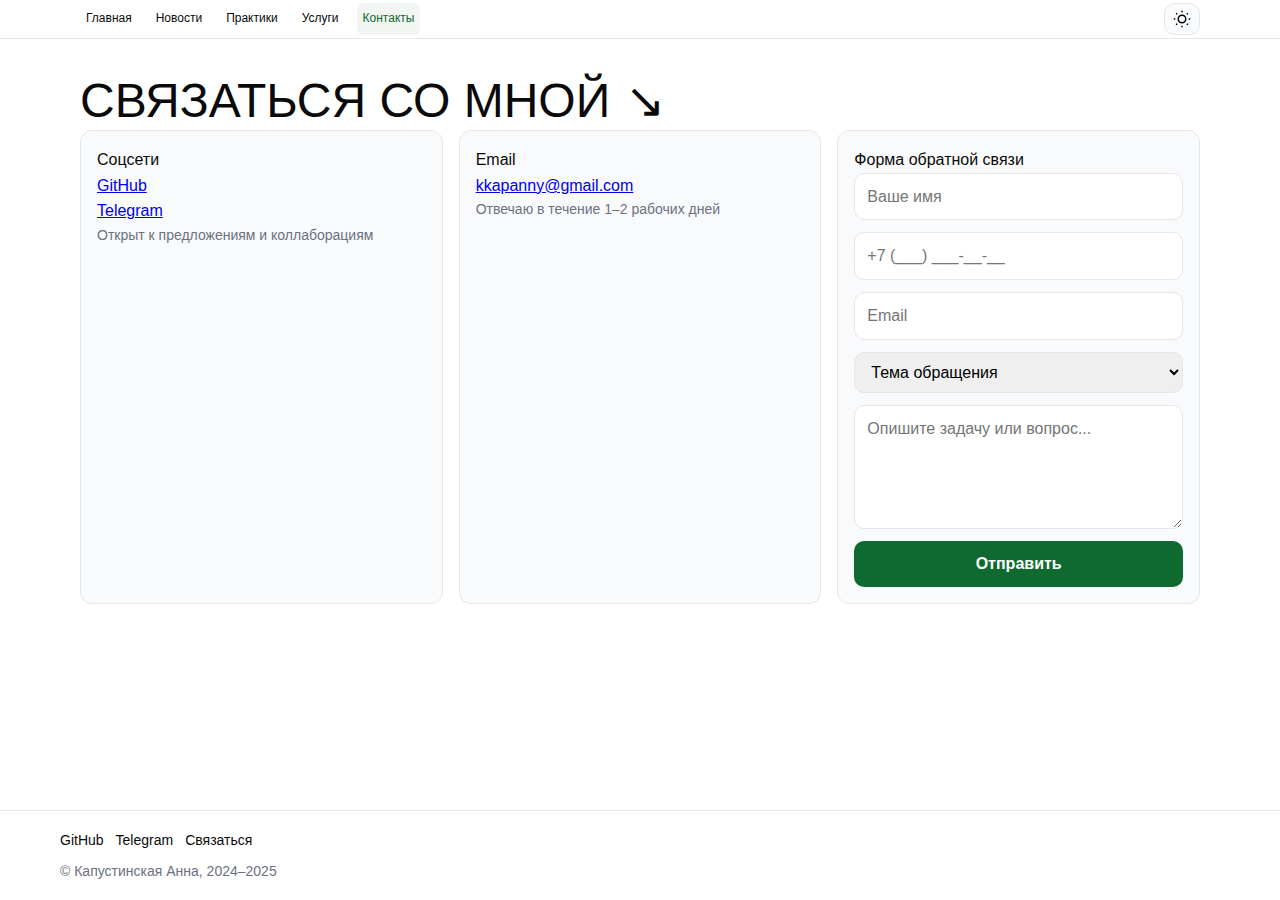
<file: pages/contacts.html>
<!DOCTYPE html>
<html lang="ru">
<head>
    <meta charset="UTF-8">
    <meta name="viewport" content="width=device-width, initial-scale=1.0">
    <title>Контакты — Портфолио</title>
    <link rel="stylesheet" href="../style/styles.css">
    <meta name="description" content="Контакты для связи: email, соцсети, форма обратной связи.">
</head>
<body>
    <div class="site">
        <header class="header">
            <div class="container header__navbar">
                <nav class="nav" aria-label="Главное меню">
                    <a class="nav__link" href="../index.html">Главная</a>
                    <a class="nav__link" href="news.html">Новости</a>
                    <a class="nav__link" href="practices.html">Практики</a>
                    <a class="nav__link" href="goods.html">Услуги</a>
                    <a class="nav__link nav__link--active" href="contacts.html">Контакты</a>
                </nav>
                <button class="theme-toggle" aria-label="Переключить тему" id="themeToggle">
                    <svg class="theme-toggle__icon" viewBox="0 0 24 24" fill="none" stroke="currentColor" stroke-width="2">
                        <circle cx="12" cy="12" r="5"/>
                        <path d="M12 1v2M12 21v2M4.22 4.22l1.42 1.42M18.36 18.36l1.42 1.42M1 12h2M21 12h2M4.22 19.78l1.42-1.42M18.36 5.64l1.42-1.42"/>
                    </svg>
                </button>
            </div>
        </header>

        <main>
            <section class="section">
                <div class="container">
                    <h1 class="section-title">Связаться со мной</h1>
                    <div class="grid grid--cols-3">
                        <div class="card">
                            <strong class="card__title">Соцсети</strong>
                            <p class="card__content"><a href="https://github.com/kkapanny" aria-label="GitHub">GitHub</a><br>
                               <a href="https://t.me/kkapanny" aria-label="Telegram">Telegram</a></p>
                            <div class="muted">Открыт к предложениям и коллаборациям</div>
                        </div>
                        <div class="card">
                            <strong class="card__title">Email</strong>
                            <p class="card__content"><a href="mailto:kkapanny@gmail.com">kkapanny@gmail.com</a></p>
                            <div class="muted">Отвечаю в течение 1–2 рабочих дней</div>
                        </div>
                        <div class="card">
                            <strong class="card__title">Форма обратной связи</strong>
                            <form id="contact-form">
                                <label class="sr-only" for="name">Имя</label>
                                <input id="name" name="name" placeholder="Ваше имя" autocomplete="name" required>
                                <label class="sr-only" for="phone">Телефон</label>
                                <input id="phone" name="phone" type="tel" placeholder="+7 (___) ___-__-__" inputmode="tel" autocomplete="tel" required>
                                <label class="sr-only" for="email">Email</label>
                                <input id="email" name="email" type="email" placeholder="Email" autocomplete="email" required>
                                <label class="sr-only" for="subject">Тема обращения</label>
                                <select id="subject" name="subject" required>
                                    <option value="" disabled selected>Тема обращения</option>
                                    <option value="question">Задать вопрос</option>
                                    <option value="pricing">Узнать цену</option>
                                    <option value="other">Другое</option>
                                </select>
                                <label class="sr-only" for="msg">Сообщение</label>
                                <textarea id="msg" name="message" rows="4" placeholder="Опишите задачу или вопрос..."></textarea>
                                <button class="button" type="submit">Отправить</button>
                            </form>
                        </div>
                    </div>
                </div>
            </section>
        </main>

        <footer class="footer">
            <div class="container footer__inner">
                <div class="socials">
                    <a class="socials__link" href="https://github.com/kkapanny" aria-label="GitHub">GitHub</a>
                    <a class="socials__link" href="https://t.me/kkapanny" aria-label="Telegram">Telegram</a>
                    <a class="socials__link" href="contacts.html">Связаться</a>
                </div>
                <div class="muted">© Капустинская Анна, 2024–2025</div>
            </div>
        </footer>
    </div>
    
    <script src="../script/theme-toggle.js"></script>
    <script>
        (() => {
            const form = document.getElementById('contact-form');
            if (!form) {
                return;
            }

            const phoneInput = form.querySelector('#phone');
            const emailInput = form.querySelector('#email');

            const normalizePhoneDigits = (value) => {
                let digits = value.replace(/\D/g, '');
                if (!digits) {
                    return '';
                }
                if (digits.startsWith('8')) {
                    digits = '7' + digits.slice(1);
                }
                if (digits.startsWith('9') && digits.length <= 10) {
                    digits = '7' + digits;
                }
                if (!digits.startsWith('7')) {
                    digits = '7' + digits;
                }
                return digits.slice(0, 11);
            };

            const formatPhone = (value) => {
                const digits = normalizePhoneDigits(value);
                if (!digits) {
                    return '';
                }
                const rest = digits.slice(1);
                let formatted = '+7';
                if (rest.length) {
                    formatted += ' (' + rest.slice(0, 3);
                }
                if (rest.length >= 3) {
                    formatted += ')';
                }
                if (rest.length > 3) {
                    formatted += ' ' + rest.slice(3, 6);
                }
                if (rest.length > 6) {
                    formatted += '-' + rest.slice(6, 8);
                }
                if (rest.length > 8) {
                    formatted += '-' + rest.slice(8, 10);
                }
                return formatted;
            };

            const setDefaultPhoneOnFocus = () => {
                if (!phoneInput.value) {
                    phoneInput.value = '+7 ';
                }
            };

            if (phoneInput) {
                phoneInput.addEventListener('focus', setDefaultPhoneOnFocus);
                phoneInput.addEventListener('input', () => {
                    const formatted = formatPhone(phoneInput.value);
                    phoneInput.value = formatted;
                    phoneInput.setCustomValidity('');
                });
                phoneInput.addEventListener('blur', () => {
                    const digits = normalizePhoneDigits(phoneInput.value);
                    if (!digits) {
                        phoneInput.value = '';
                    }
                });
            }

            const validatePhone = () => {
                const digitsRaw = normalizePhoneDigits(phoneInput.value);
                if (!digitsRaw || digitsRaw.length !== 11) {
                    phoneInput.setCustomValidity('Введите номер полностью в формате +7 (XXX) XXX-XX-XX.');
                    phoneInput.reportValidity();
                    return false;
                }
                if (!digitsRaw.startsWith('7')) {
                    phoneInput.setCustomValidity('Номер телефона должен начинаться с +7.');
                    phoneInput.reportValidity();
                    return false;
                }
                phoneInput.setCustomValidity('');
                return true;
            };

            const basicEmailValidation = () => {
                const email = emailInput.value.trim();
                if (!email) {
                    emailInput.setCustomValidity('Введите email.');
                    emailInput.reportValidity();
                    return false;
                }
                const isLatin = /^[A-Za-z0-9@._+-]+$/.test(email);
                const hasAt = email.includes('@');
                if (!isLatin || !hasAt) {
                    emailInput.setCustomValidity('Email должен содержать символ @ и состоять из латинских символов.');
                    emailInput.reportValidity();
                    return false;
                }
                emailInput.setCustomValidity('');
                return true;
            };

            form.addEventListener('submit', (event) => {
                event.preventDefault();

                const phoneValid = validatePhone();
                if (!phoneValid) {
                    return;
                }

                const emailValid = basicEmailValidation();
                if (!emailValid) {
                    return;
                }

                alert('Спасибо! Я свяжусь с вами.');
                form.reset();
                if (phoneInput) {
                    phoneInput.value = '';
                }
            });
        })();
    </script>
</body>
</html>
</file>
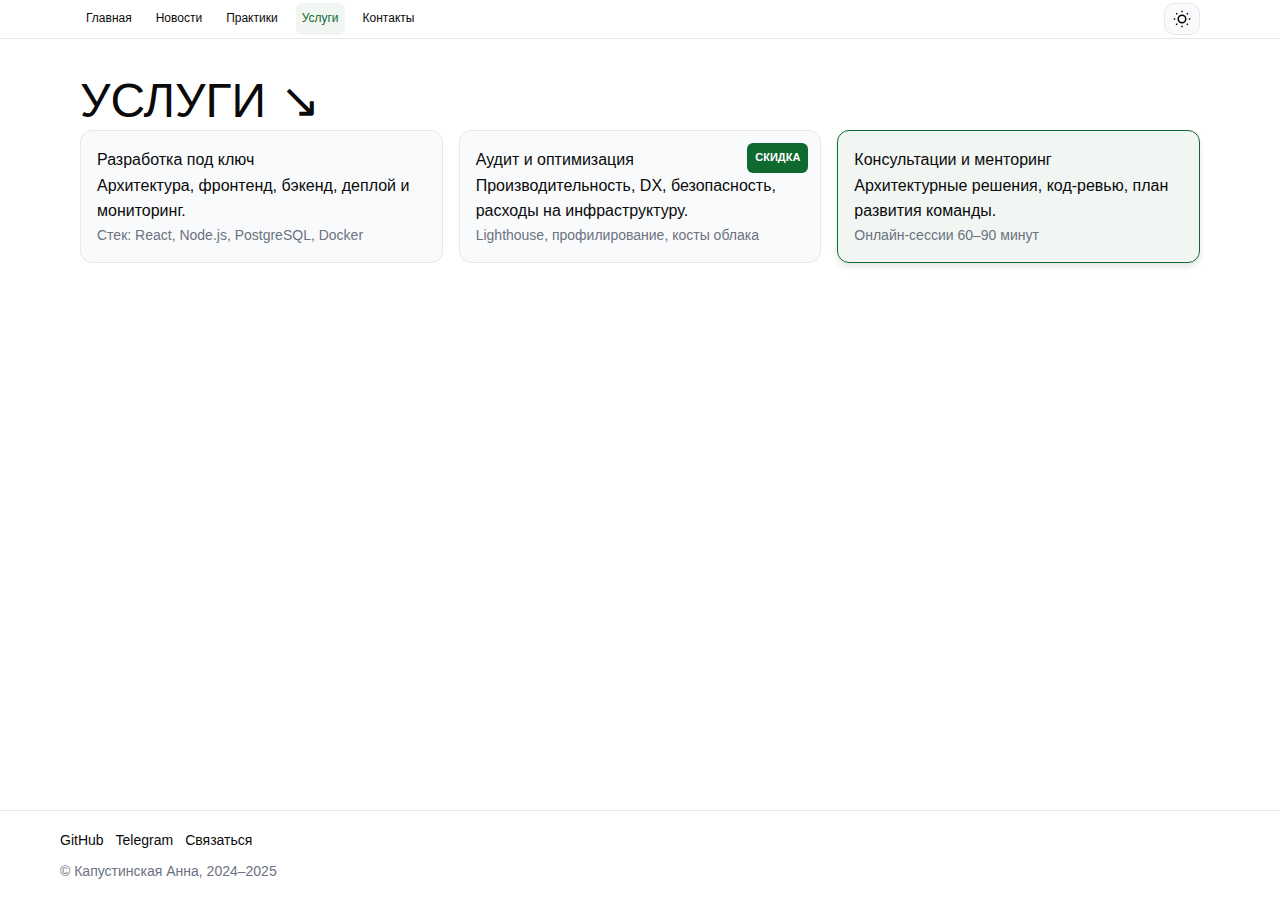
<file: pages/goods.html>
<!DOCTYPE html>
<html lang="ru">
<head>
    <meta charset="UTF-8">
    <meta name="viewport" content="width=device-width, initial-scale=1.0">
    <title>Услуги — Портфолио</title>
    <link rel="stylesheet" href="../style/styles.css">
    <meta name="description" content="Услуги фуллстек разработчика: разработка, аудит, консультации.">
</head>
<body>
    <div class="site">
        <header class="header">
            <div class="container header__navbar">
                <nav class="nav" aria-label="Главное меню">
                    <a class="nav__link" href="../index.html">Главная</a>
                    <a class="nav__link" href="news.html">Новости</a>
                    <a class="nav__link" href="practices.html">Практики</a>
                    <a class="nav__link nav__link--active" href="goods.html">Услуги</a>
                    <a class="nav__link" href="contacts.html">Контакты</a>
                </nav>
                <button class="theme-toggle" aria-label="Переключить тему" id="themeToggle">
                    <svg class="theme-toggle__icon" viewBox="0 0 24 24" fill="none" stroke="currentColor" stroke-width="2">
                        <circle cx="12" cy="12" r="5"/>
                        <path d="M12 1v2M12 21v2M4.22 4.22l1.42 1.42M18.36 18.36l1.42 1.42M1 12h2M21 12h2M4.22 19.78l1.42-1.42M18.36 5.64l1.42-1.42"/>
                    </svg>
                </button>
            </div>
        </header>

        <main>
            <section class="section">
                <div class="container">
                    <h1 class="section-title">Услуги</h1>
                    <div class="grid grid--cols-3">
                        <!-- обычная карточка -->
                        <div class="card card--hoverable">
                            <strong class="card__title">Разработка под ключ</strong>
                            <p class="card__content">Архитектура, фронтенд, бэкенд, деплой и мониторинг.</p>
                            <div class="muted">Стек: React, Node.js, PostgreSQL, Docker</div>
                        </div>
                        
                        <!-- карточка со скидкой -->
                        <div class="card card--hoverable card--discount">
                            <strong class="card__title">Аудит и оптимизация</strong>
                            <p class="card__content">Производительность, DX, безопасность, расходы на инфраструктуру.</p>
                            <div class="muted">Lighthouse, профилирование, косты облака</div>
                        </div>
                        
                        <!-- выбранная карточка -->
                        <div class="card card--hoverable card--selected">
                            <strong class="card__title">Консультации и менторинг</strong>
                            <p class="card__content">Архитектурные решения, код‑ревью, план развития команды.</p>
                            <div class="muted">Онлайн‑сессии 60–90 минут</div>
                        </div>
                    </div>
                </div>
            </section>
        </main>

        <footer class="footer">
            <div class="container footer__inner">
                <div class="socials">
                    <a class="socials__link" href="https://github.com/kkapanny" aria-label="GitHub">GitHub</a>
                    <a class="socials__link" href="https://t.me/kkapanny" aria-label="Telegram">Telegram</a>
                    <a class="socials__link" href="contacts.html">Связаться</a>
                </div>
                <div class="muted">© Капустинская Анна, 2024–2025</div>
            </div>
        </footer>
    </div>
    
    <script src="../script/theme-toggle.js"></script>
</body>
</html>
</file>
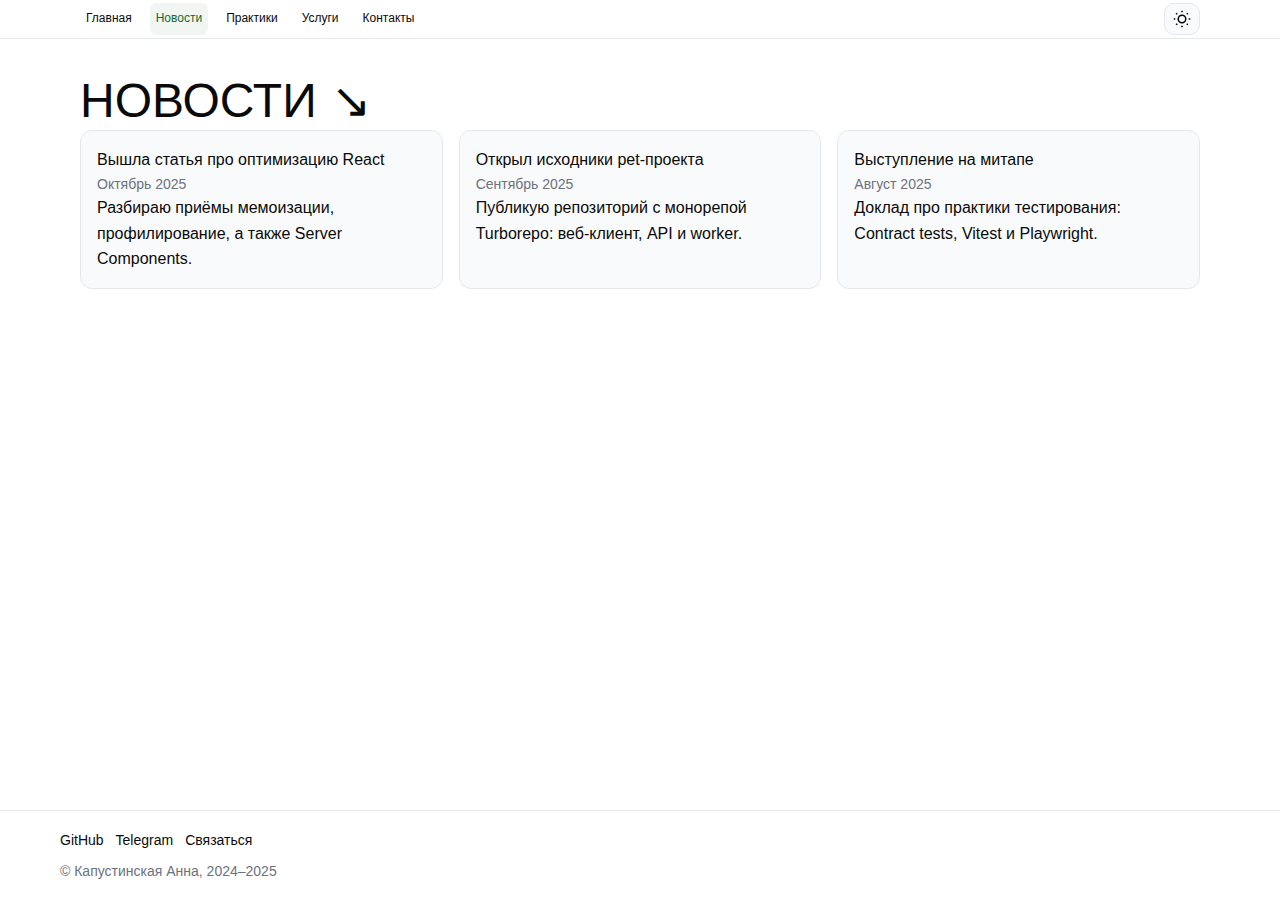
<file: pages/news.html>
<!DOCTYPE html>
<html lang="ru">
<head>
    <meta charset="UTF-8">
    <meta name="viewport" content="width=device-width, initial-scale=1.0">
    <title>Новости — Портфолио</title>
    <link rel="stylesheet" href="../style/styles.css">
    <meta name="description" content="Новости и обновления портфолио: релизы, статьи, выступления.">
</head>
<body>
    <div class="site">
        <header class="header">
            <div class="container header__navbar">
                <nav class="nav" aria-label="Главное меню">
                    <a class="nav__link" href="../index.html">Главная</a>
                    <a class="nav__link nav__link--active" href="news.html">Новости</a>
                    <a class="nav__link" href="practices.html">Практики</a>
                    <a class="nav__link" href="goods.html">Услуги</a>
                    <a class="nav__link" href="contacts.html">Контакты</a>
                </nav>
                <button class="theme-toggle" aria-label="Переключить тему" id="themeToggle">
                    <svg class="theme-toggle__icon" viewBox="0 0 24 24" fill="none" stroke="currentColor" stroke-width="2">
                        <circle cx="12" cy="12" r="5"/>
                        <path d="M12 1v2M12 21v2M4.22 4.22l1.42 1.42M18.36 18.36l1.42 1.42M1 12h2M21 12h2M4.22 19.78l1.42-1.42M18.36 5.64l1.42-1.42"/>
                    </svg>
                </button>
            </div>
        </header>

        <main>
            <section class="section">
                <div class="container">
                    <h1 class="section-title">Новости</h1>
                    <div class="grid grid--cols-3">
                        <article class="card card--hoverable news-card" data-news-id="1">
                            <strong class="card__title">Вышла статья про оптимизацию React</strong>
                            <div class="muted">Октябрь 2025</div>
                            <p class="card__content">Разбираю приёмы мемоизации, профилирование, а также Server Components.</p>
                        </article>
                        <article class="card card--hoverable news-card" data-news-id="2">
                            <strong class="card__title">Открыл исходники pet‑проекта</strong>
                            <div class="muted">Сентябрь 2025</div>
                            <p class="card__content">Публикую репозиторий с монорепой Turborepo: веб‑клиент, API и worker.</p>
                        </article>
                        <article class="card card--hoverable news-card" data-news-id="3">
                            <strong class="card__title">Выступление на митапе</strong>
                            <div class="muted">Август 2025</div>
                            <p class="card__content">Доклад про практики тестирования: Contract tests, Vitest и Playwright.</p>
                        </article>
                    </div>

                    <div class="modal" id="newsModal">
                        <div class="modal__content">
                            <button class="modal__close" aria-label="Закрыть">&times;</button>
                            <h2 class="modal__title" id="modalTitle"></h2>
                            <div class="modal__date" id="modalDate"></div>
                            <div class="modal__body" id="modalBody"></div>
                        </div>
                    </div>
                </div>
            </section>
        </main>

        <footer class="footer">
            <div class="container footer__inner">
                <div class="socials">
                    <a class="socials__link" href="https://github.com/kkapanny" aria-label="GitHub">GitHub</a>
                    <a class="socials__link" href="https://t.me/kkapanny" aria-label="Telegram">Telegram</a>
                    <a class="socials__link" href="contacts.html">Связаться</a>
                </div>
                <div class="muted">© Капустинская Анна, 2024–2025</div>
            </div>
        </footer>
    </div>
    
    <script src="../script/theme-toggle.js"></script>
    <script>
        const newsData = {
            1: {
                title: "Вышла статья про оптимизацию React",
                date: "Октябрь 2025",
                content: `
                    <p>В своей новой статье я подробно разбираю современные приёмы оптимизации React-приложений. Рассматриваю различные техники мемоизации компонентов и вычислений, которые помогают избежать лишних ререндеров.</p>
                    <p>Особое внимание уделяю профилированию производительности с помощью React DevTools Profiler и Chrome DevTools. Показываю, как находить узкие места в приложении и эффективно их устранять.</p>
                    <p>Также рассказываю о Server Components и их влиянии на производительность. Объясняю, когда стоит использовать серверные компоненты, а когда лучше остаться на клиентской стороне.</p>
                    <p>Статья включает практические примеры кода и реальные кейсы из моих проектов. Все примеры протестированы и готовы к использованию в продакшене.</p>
                `
            },
            2: {
                title: "Открыл исходники pet‑проекта",
                date: "Сентябрь 2025",
                content: `
                    <p>Рад объявить о публикации исходного кода моего pet-проекта на GitHub. Это полнофункциональное приложение, построенное с использованием современного стека технологий.</p>
                    <p>Проект использует монорепозиторий на базе Turborepo, что позволяет эффективно управлять несколькими пакетами и приложениями в одном репозитории. Структура включает веб-клиент на React, REST API на Node.js и фоновые воркеры для обработки задач.</p>
                    <p>В репозитории вы найдёте:</p>
                    <ul>
                        <li>Полную документацию по архитектуре</li>
                        <li>Инструкции по запуску и развёртыванию</li>
                        <li>Примеры использования API</li>
                        <li>Тесты для всех компонентов</li>
                    </ul>
                    <p>Проект демонстрирует лучшие практики разработки: модульную архитектуру, типизацию TypeScript, автоматизированное тестирование и CI/CD пайплайны.</p>
                `
            },
            3: {
                title: "Выступление на митапе",
                date: "Август 2025",
                content: `
                    <p>Выступил на локальном митапе с докладом о современных практиках тестирования в JavaScript-экосистеме. Доклад вызвал живой интерес у аудитории.</p>
                    <p>Основные темы, которые я затронул:</p>
                    <ul>
                        <li><strong>Contract Testing</strong> — как обеспечить совместимость между микросервисами и избежать поломок при изменениях API</li>
                        <li><strong>Vitest</strong> — современная альтернатива Jest с поддержкой ESM и отличной производительностью</li>
                        <li><strong>Playwright</strong> — мощный инструмент для end-to-end тестирования с поддержкой нескольких браузеров</li>
                    </ul>
                    <p>Поделился практическим опытом внедрения этих инструментов в реальных проектах. Показал, как правильно структурировать тесты, чтобы они были поддерживаемыми и надёжными.</p>
                    <p>После доклада провёл Q&A сессию, где ответил на вопросы участников о специфике тестирования в различных сценариях. Материалы доклада доступны в моём GitHub репозитории.</p>
                `
            }
        };

        (function() {
            const modal = document.getElementById('newsModal');
            const modalTitle = document.getElementById('modalTitle');
            const modalDate = document.getElementById('modalDate');
            const modalBody = document.getElementById('modalBody');
            const closeBtn = modal.querySelector('.modal__close');
            const newsCards = document.querySelectorAll('.news-card');

            function openModal(newsId) {
                const news = newsData[newsId];
                if (!news) return;

                modalTitle.textContent = news.title;
                modalDate.textContent = news.date;
                modalBody.innerHTML = news.content;
                modal.classList.add('modal--open');
                document.body.style.overflow = 'hidden';
            }

            function closeModal() {
                modal.classList.remove('modal--open');
                document.body.style.overflow = '';
            }

            // Открытие модалки при клике
            newsCards.forEach(card => {
                card.style.cursor = 'pointer';
                card.addEventListener('click', function(e) {
                    const newsId = parseInt(this.getAttribute('data-news-id'));
                    openModal(newsId);
                });
            });

            // Закрытие модалки
            closeBtn.addEventListener('click', closeModal);
            
            modal.addEventListener('click', function(e) {
                if (e.target === modal) {
                    closeModal();
                }
            });

            // Закрытие по Escape
            document.addEventListener('keydown', function(e) {
                if (e.key === 'Escape' && modal.classList.contains('modal--open')) {
                    closeModal();
                }
            });
        })();
    </script>
</body>
</html>
</file>
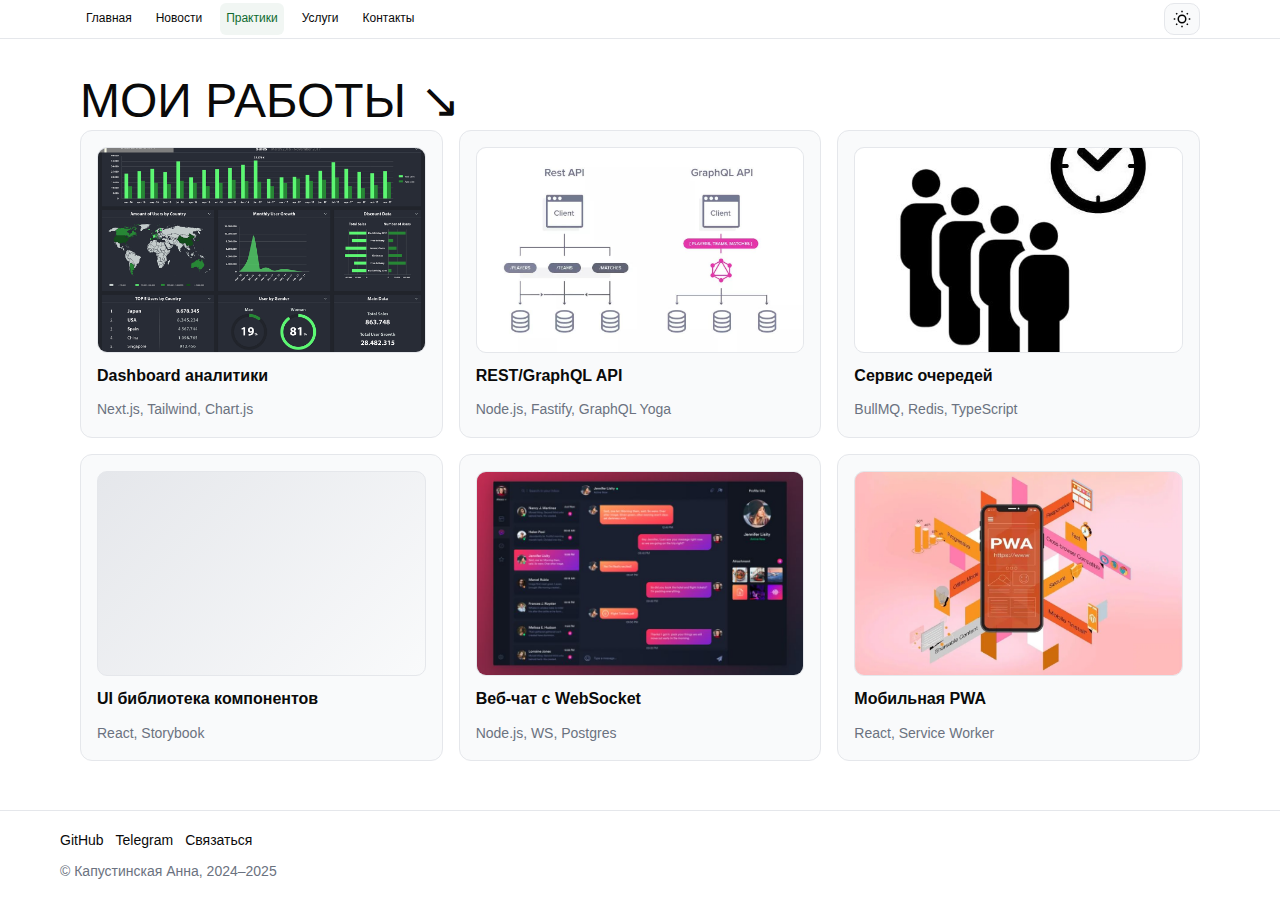
<file: pages/practices.html>
<!DOCTYPE html>
<html lang="ru">
<head>
    <meta charset="UTF-8">
    <meta name="viewport" content="width=device-width, initial-scale=1.0">
    <title>Практики — Портфолио</title>
    <link rel="stylesheet" href="../style/styles.css">
    <meta name="description" content="Портфолио работ: веб‑приложения, библиотеки, эксперименты.">
</head>
<body>
    <div class="site">
        <header class="header">
            <div class="container header__navbar">
                <nav class="nav" aria-label="Главное меню">
                    <a class="nav__link" href="../index.html">Главная</a>
                    <a class="nav__link" href="news.html">Новости</a>
                    <a class="nav__link nav__link--active" href="practices.html">Практики</a>
                    <a class="nav__link" href="goods.html">Услуги</a>
                    <a class="nav__link" href="contacts.html">Контакты</a>
                </nav>
                <button class="theme-toggle" aria-label="Переключить тему" id="themeToggle">
                    <svg class="theme-toggle__icon" viewBox="0 0 24 24" fill="none" stroke="currentColor" stroke-width="2">
                        <circle cx="12" cy="12" r="5"/>
                        <path d="M12 1v2M12 21v2M4.22 4.22l1.42 1.42M18.36 18.36l1.42 1.42M1 12h2M21 12h2M4.22 19.78l1.42-1.42M18.36 5.64l1.42-1.42"/>
                    </svg>
                </button>
            </div>
        </header>

        <main>
            <section class="section">
                <div class="container">
                    <h1 class="section-title">Мои работы</h1>
                    <div class="grid grid--cols-3">
                        <article class="card card--hoverable project practice-card" data-practice-id="1">
                            <img class="project__thumb" src="../dashboard_analitic.png" alt="Dashboard аналитики">
                            <h4 class="project__title">Dashboard аналитики</h4>
                            <span class="muted">Next.js, Tailwind, Chart.js</span>
                        </article>
                        <article class="card card--hoverable project practice-card" data-practice-id="2">
                            <img class="project__thumb" src="../rest:graphql.jpg" alt="REST/GraphQL API">
                            <h4 class="project__title">REST/GraphQL API</h4>
                            <span class="muted">Node.js, Fastify, GraphQL Yoga</span>
                        </article>
                        <article class="card card--hoverable project practice-card" data-practice-id="3">
                            <img class="project__thumb" src="../servis_ocheredei.jpg" alt="Сервис очередей">
                            <h4 class="project__title">Сервис очередей</h4>
                            <span class="muted">BullMQ, Redis, TypeScript</span>
                        </article>
                        <article class="card card--hoverable project practice-card" data-practice-id="4">
                            <div class="project__thumb" aria-hidden="true"></div>
                            <h4 class="project__title">UI библиотека компонентов</h4>
                            <span class="muted">React, Storybook</span>
                        </article>
                        <article class="card card--hoverable project practice-card" data-practice-id="5">
                            <img class="project__thumb" src="../websocket.jpg" alt="Веб‑чат с WebSocket">
                            <h4 class="project__title">Веб‑чат с WebSocket</h4>
                            <span class="muted">Node.js, WS, Postgres</span>
                        </article>
                        <article class="card card--hoverable project practice-card" data-practice-id="6">
                            <img class="project__thumb" src="../mobile_pwa.png" alt="Мобильная PWA">
                            <h4 class="project__title">Мобильная PWA</h4>
                            <span class="muted">React, Service Worker</span>
                        </article>
                    </div>
                    
                    <div class="modal" id="practiceModal">
                        <div class="modal__content">
                            <button class="modal__close" aria-label="Закрыть">&times;</button>
                            <h2 class="modal__title" id="practiceModalTitle"></h2>
                            <div class="modal__date" id="practiceModalStack"></div>
                            <div class="modal__body" id="practiceModalBody"></div>
                        </div>
                    </div>
                </div>
            </section>
        </main>

        <footer class="footer">
            <div class="container footer__inner">
                <div class="socials">
                    <a class="socials__link" href="https://github.com/kkapanny" aria-label="GitHub">GitHub</a>
                    <a class="socials__link" href="https://t.me/kkapanny" aria-label="Telegram">Telegram</a>
                    <a class="socials__link" href="contacts.html">Связаться</a>
                </div>
                <div class="muted">© Капустинская Анна, 2024–2025</div>
            </div>
        </footer>
    </div>
    
    <script src="../script/theme-toggle.js"></script>
    <script>
        const practiceData = {
            1: {
                title: "Dashboard аналитики",
                stack: "Next.js, Tailwind, Chart.js",
                image: "../dashboard_analitic.png",
                content: `
                    <p>Современный дашборд для визуализации аналитических данных с интерактивными графиками и таблицами. Проект разработан с использованием Next.js для серверного рендеринга и оптимизации производительности.</p>
                    <p>Основные возможности включают фильтрацию данных в реальном времени, экспорт отчетов в различных форматах, настраиваемые виджеты и адаптивный дизайн для всех устройств.</p>
                    <p>Использованы современные библиотеки визуализации Chart.js для создания интерактивных графиков. Tailwind CSS обеспечивает быструю разработку и консистентный дизайн.</p>
                    <p>Проект включает систему аутентификации, ролевую модель доступа и интеграцию с различными источниками данных через REST API.</p>
                `
            },
            2: {
                title: "REST/GraphQL API",
                stack: "Node.js, Fastify, GraphQL Yoga",
                image: "../rest:graphql.jpg",
                content: `
                    <p>Гибридное API решение, поддерживающее как REST, так и GraphQL протоколы. Разработано на базе Node.js с использованием Fastify для высокой производительности.</p>
                    <p>GraphQL Yoga обеспечивает гибкость запросов и оптимизацию передачи данных. Реализована система кэширования, rate limiting и валидация запросов.</p>
                    <p>API включает полную документацию через Swagger для REST endpoints и GraphQL Playground для интерактивного тестирования GraphQL запросов.</p>
                    <p>Реализована система мониторинга, логирования и обработки ошибок. Проект масштабируется горизонтально и поддерживает микросервисную архитектуру.</p>
                `
            },
            3: {
                title: "Сервис очередей",
                stack: "BullMQ, Redis, TypeScript",
                image: "../servis_ocheredei.jpg",
                content: `
                    <p>Надежный сервис для управления фоновыми задачами и очередями на базе BullMQ и Redis. Обеспечивает отложенное выполнение задач, приоритизацию и обработку ошибок.</p>
                    <p>Реализованы различные типы очередей: приоритетные, отложенные, повторяющиеся задачи. Система автоматически обрабатывает сбои и повторяет неудачные задачи.</p>
                    <p>TypeScript обеспечивает типобезопасность и улучшает developer experience. Реализован мониторинг очередей через веб-интерфейс.</p>
                    <p>Сервис интегрирован с основным приложением через события и поддерживает горизонтальное масштабирование для обработки больших объемов задач.</p>
                `
            },
            4: {
                title: "UI библиотека компонентов",
                stack: "React, Storybook",
                image: "../work1.jpg",
                content: `
                    <p>Переиспользуемая библиотека UI компонентов, разработанная с использованием React и документированная в Storybook. Библиотека включает более 50 готовых компонентов.</p>
                    <p>Все компоненты полностью типизированы с TypeScript, поддерживают темизацию и доступность (a11y). Реализована система дизайн-токенов для консистентности.</p>
                    <p>Storybook обеспечивает изолированную разработку компонентов, автоматическое тестирование и документацию с примерами использования.</p>
                    <p>Библиотека опубликована в npm и используется в нескольких проектах. Регулярно обновляется с учетом обратной связи и новых требований.</p>
                `
            },
            5: {
                title: "Веб‑чат с WebSocket",
                stack: "Node.js, WS, Postgres",
                image: "../websocket.jpg",
                content: `
                    <p>Реал-тайм веб-приложение для обмена сообщениями с использованием WebSocket соединений. Обеспечивает мгновенную доставку сообщений без обновления страницы.</p>
                    <p>Реализованы функции групповых чатов, приватных сообщений, уведомлений и статусов пользователей. Сообщения сохраняются в PostgreSQL для истории переписки.</p>
                    <p>Система поддерживает файловые вложения, эмодзи, форматирование текста и поиск по истории сообщений. Реализована модерация контента.</p>
                    <p>Приложение оптимизировано для работы с большим количеством одновременных соединений. Используется горизонтальное масштабирование через Redis для синхронизации между серверами.</p>
                `
            },
            6: {
                title: "Мобильная PWA",
                stack: "React, Service Worker",
                image: "../mobile_pwa.png",
                content: `
                    <p>Прогрессивное веб-приложение (PWA) с полной поддержкой офлайн режима. Разработано на React с использованием Service Worker для кэширования ресурсов.</p>
                    <p>Приложение работает как нативное мобильное приложение: устанавливается на домашний экран, работает офлайн, отправляет push-уведомления.</p>
                    <p>Реализована стратегия кэширования "Cache First" для статических ресурсов и "Network First" для динамического контента. Обеспечивается синхронизация данных при восстановлении соединения.</p>
                    <p>PWA оптимизировано для производительности: быстрая загрузка, плавная анимация, минимальное потребление батареи. Протестировано на различных мобильных устройствах.</p>
                `
            }
        };

        (function() {
            const modal = document.getElementById('practiceModal');
            const modalTitle = document.getElementById('practiceModalTitle');
            const modalStack = document.getElementById('practiceModalStack');
            const modalBody = document.getElementById('practiceModalBody');
            const closeBtn = modal.querySelector('.modal__close');
            const practiceCards = document.querySelectorAll('.practice-card');

            function openModal(practiceId) {
                const practice = practiceData[practiceId];
                if (!practice) return;

                modalTitle.textContent = practice.title;
                modalStack.textContent = practice.stack;
                modalBody.innerHTML = `<img class="modal__image" src="${practice.image}" alt="${practice.title}">${practice.content}`;
                modal.classList.add('modal--open');
                document.body.style.overflow = 'hidden';
            }

            function closeModal() {
                modal.classList.remove('modal--open');
                document.body.style.overflow = '';
            }

            // Открытие модалки при клике
            practiceCards.forEach(card => {
                card.style.cursor = 'pointer';
                card.addEventListener('click', function(e) {
                    const practiceId = parseInt(this.getAttribute('data-practice-id'));
                    openModal(practiceId);
                });
            });

            // Закрытие модалки
            closeBtn.addEventListener('click', closeModal);
            
            modal.addEventListener('click', function(e) {
                if (e.target === modal) {
                    closeModal();
                }
            });

            // Закрытие по Escape
            document.addEventListener('keydown', function(e) {
                if (e.key === 'Escape' && modal.classList.contains('modal--open')) {
                    closeModal();
                }
            });
        })();
    </script>
</body>
</html>
</file>
<file: style/styles.css>
:root {
  /* светлая тема */
  --color-bg: #ffffff;
  --color-bg-secondary: #f9fafb;
  --color-text: #0a0a0a;
  --color-text-muted: #6b7280;
  --color-accent: #0f6a2f;
  --color-accent-hover: #0d5a27;
  --color-border: #e5e7eb;
  --color-card: #f9fafb;
  --color-card-hover: #f3f4f6;
  --color-white: #ffffff;
  --color-overlay: rgba(15, 106, 47, 0.06);
  
  /* шрифты */
  --font-family-base: -apple-system, BlinkMacSystemFont, "Segoe UI", Roboto, Inter, Ubuntu, "Helvetica Neue", Arial, "Apple Color Emoji", "Segoe UI Emoji", "Segoe UI Symbol";
  --font-weight-light: 300;
  --font-weight-normal: 400;
  --font-weight-medium: 500;
  --font-weight-bold: 700;
  
  --font-size-xs: 11px;
  --font-size-sm: 12px;
  --font-size-base: 14px;
  --font-size-md: 16px;
  --font-size-lg: 22px;
  --font-size-xl: 24px;
  --font-size-2xl: 28px;
  --font-size-3xl: 32px;
  --font-size-display: clamp(72px, 12vw, 180px);
  --font-size-title: clamp(48px, 1vw, 180px);
  
  --line-height-tight: 0.9;
  --line-height-normal: 1.6;
  --line-height-relaxed: 1.8;
  
  --letter-spacing-tight: 2px;
  --letter-spacing-wide: 6px;
  
  /* размеры и отступы */
  --spacing-xs: 6px;
  --spacing-sm: 8px;
  --spacing-md: 12px;
  --spacing-lg: 16px;
  --spacing-xl: 20px;
  --spacing-2xl: 24px;
  --spacing-3xl: 40px;
  
  --border-radius-sm: 6px;
  --border-radius-md: 10px;
  --border-radius-lg: 12px;
  --border-radius-xl: 15px;
  --border-radius-full: 999px;
  
  --border-width: 1px;
  
  /* размеры элементов */
  --container-max-width: 1160px;
  --container-padding: 20px;
  --header-height: 38px;
  --avatar-size: 480px;
  

  --z-index-header: 50;
  
  /* переходы */
  --transition-fast: 0.15s ease;
  --transition-base: 0.3s ease;
  --transition-slow: 0.5s ease;
  
  /* тени */
  --shadow-sm: 0 1px 2px rgba(0, 0, 0, 0.05);
  --shadow-md: 0 4px 6px rgba(0, 0, 0, 0.1);
  --shadow-lg: 0 10px 15px rgba(0, 0, 0, 0.1);
}

/* темная тема */
[data-theme="dark"] {
  --color-bg: #0a0a0a;
  --color-bg-secondary: #1a1a1a;
  --color-text: #ffffff;
  --color-text-muted: #9ca3af;
  --color-accent: #22c55e;
  --color-accent-hover: #16a34a;
  --color-border: #374151;
  --color-card: #1a1a1a;
  --color-card-hover: #252525;
  --color-overlay: rgba(34, 197, 94, 0.1);
}

* {
  box-sizing: border-box;
}

html,
body {
  height: 100%;
}

body {
  margin: 0;
  font-family: var(--font-family-base);
  font-weight: var(--font-weight-light);
  color: var(--color-text);
  background: var(--color-bg);
  line-height: var(--line-height-normal);
  transition: background-color var(--transition-base), color var(--transition-base);
}

.site {
  display: flex;
  min-height: 100vh;
  flex-direction: column;
}

.container {
  width: 100%;
  max-width: var(--container-max-width);
  margin: 0 auto;
  padding: 0 var(--container-padding);
}

.header {
  position: sticky;
  top: 0;
  z-index: var(--z-index-header);
  background: var(--color-bg);
  border-bottom: var(--border-width) solid var(--color-border);
  transition: background-color var(--transition-base), border-color var(--transition-base);
}

.header__navbar {
  display: flex;
  align-items: center;
  justify-content: space-between;
  height: var(--header-height);
}

.nav {
  display: flex;
  gap: var(--spacing-md);
  align-items: center;
}

.nav__link {
  text-decoration: none;
  color: var(--color-text);
  font-weight: var(--font-weight-light);
  font-size: var(--font-size-sm);
  padding: var(--spacing-xs) var(--spacing-xs);
  border-radius: var(--border-radius-sm);
  transition: all var(--transition-base);
}

.nav__link--active {
  color: var(--color-accent);
  background: var(--color-overlay);
}


.nav__link:hover {
  color: var(--color-accent);
  background: var(--color-overlay);
}

.nav__link:focus {
  outline: 2px solid var(--color-accent);
  outline-offset: 2px;
}

.nav__link:active {
  transform: scale(0.98);
}

.hero {
  padding: var(--spacing-2xl) 0 var(--spacing-sm);
}

.hero__grid {
  display: grid;
  grid-template-columns: 1fr;
  gap: var(--spacing-xl);
  align-items: start;
}

.display {
  font-size: var(--font-size-display);
  line-height: var(--line-height-tight);
  font-weight: var(--font-weight-light);
  letter-spacing: var(--letter-spacing-wide);
  color: var(--color-accent);
  margin: 0 0 var(--spacing-sm);
  text-transform: uppercase;
}

.tagline {
  margin: var(--spacing-xs) 0 0;
  color: var(--color-text-muted);
  font-size: var(--font-size-base);
  font-weight: var(--font-weight-light);
}

.profile {
  display: grid;
  grid-template-columns: var(--avatar-size) 1fr;
  gap: var(--spacing-2xl);
  align-items: start;
}

.profile__avatar {
  width: var(--avatar-size);
  height: var(--avatar-size);
  border-radius: var(--border-radius-lg);
  object-fit: cover;
  background: linear-gradient(135deg, #d1fae5, #f3f4f6);
  border: var(--border-width) solid var(--color-border);
}

.profile__content {
  display: flex;
  flex-direction: column;
  gap: var(--spacing-2xl);
}

.profile__title {
  margin: 0;
  font-size: var(--font-size-lg);
  font-weight: var(--font-weight-light);
}

.chips {
  display: flex;
  flex-wrap: wrap;
  gap: var(--spacing-sm);
  margin-top: 10px;
}

.chip {
  font-size: var(--font-size-xs);
  background: var(--color-card);
  border: var(--border-width) solid var(--color-border);
  padding: var(--spacing-xs) 10px;
  border-radius: var(--border-radius-full);
}

.about__title {
  margin: 0 0 var(--spacing-md);
}


.section {
  padding: var(--spacing-3xl) 0;
}

.section-title {
  font-size: var(--font-size-title);
  line-height: var(--line-height-tight);
  font-weight: var(--font-weight-light);
  color: var(--color-text);
  margin: 0 0 var(--spacing-sm);
  text-transform: uppercase;
  position: relative;
  display: inline-block;
}

.section-title::after {
  content: "↘";
  font-size: 1em;
  line-height: var(--line-height-tight);
  margin-left: 0.3em;
  display: inline-block;
  vertical-align: top;
}


.grid {
  display: grid;
  gap: var(--spacing-lg);
}

.grid--cols-3 {
  grid-template-columns: repeat(3, 1fr);
}

.grid--cols-4 {
  grid-template-columns: repeat(4, 1fr);
}


.card {
  background: var(--color-card);
  border: var(--border-width) solid var(--color-border);
  border-radius: var(--border-radius-lg);
  padding: var(--spacing-lg);
  transition: all var(--transition-base);
}

.card--hoverable:hover {
  background: var(--color-card-hover);
  transform: translateY(-4px);
  box-shadow: var(--shadow-md);
  border-color: var(--color-accent);
}

/* только выделение, без анимации */
.card--experience:hover {
  border-color: var(--color-accent);
}

.card--selected {
  border-color: var(--color-accent);
  background: var(--color-overlay);
  box-shadow: var(--shadow-md);
}

.card--discount {
  position: relative;
}

.card--discount::before {
  content: "СКИДКА";
  position: absolute;
  top: var(--spacing-md);
  right: var(--spacing-md);
  background: var(--color-accent);
  color: var(--color-white);
  padding: var(--spacing-xs) var(--spacing-sm);
  border-radius: var(--border-radius-sm);
  font-size: var(--font-size-xs);
  font-weight: var(--font-weight-bold);
  z-index: 1;
}

.card--no-padding {
  padding: 0;
}

.card--no-border {
  border: none;
  background: transparent;
}

.card__title {
  margin: 0 0 var(--spacing-sm);
  font-size: var(--font-size-md);
  font-weight: var(--font-weight-medium);
}

.card__content {
  margin: 0;
}


.project {
  display: flex;
  flex-direction: column;
  gap: 10px;
}

.project__thumb {
  width: 100%;
  aspect-ratio: 16/10;
  border-radius: 0;
  background: linear-gradient(135deg, #e5e7eb, #f9fafb);
  border: none;
  display: block;
}

img.project__thumb {
  width: 100%;
  height: 100%;
  object-fit: cover;
  display: block;
}

/* стили для галереи работ на главной странице (проекты без текста) */
.section .grid .card.project:not(:has(h4)) {
  border: none;
  padding: 0;
  border-radius: 0;
  background: transparent;
  overflow: hidden;
}

.section .grid--cols-3:has(.card.project:not(:has(h4))) {
  gap: 10px;
}

.section .card.project:not(:has(h4)) .project__thumb {
  aspect-ratio: 1/1;
  transition: transform var(--transition-base);
  cursor: pointer;
}

.section .card.project:not(:has(h4)) .project__thumb:hover {
  transform: scale(1.05);
}

.section .card.project:has(h4) {
  border: var(--border-width) solid var(--color-border);
  padding: var(--spacing-lg);
  border-radius: var(--border-radius-lg);
  background: var(--color-card);
}

.section .card.project:has(h4) .project__thumb {
  transition: none;
  cursor: default;
  border-radius: var(--border-radius-md);
  border: var(--border-width) solid var(--color-border);
}


.project__title {
  margin: 0;
  font-size: var(--font-size-md);
}


.footer {
  margin-top: auto;
  border-top: var(--border-width) solid var(--color-border);
  background: var(--color-bg);
  transition: background-color var(--transition-base), border-color var(--transition-base);
}

.footer__inner {
  display: grid;
  gap: var(--spacing-sm);
  padding: 18px 0;
  color: var(--color-text-muted);
  font-size: var(--font-size-base);
}


.socials {
  display: flex;
  gap: var(--spacing-md);
}

.socials__link {
  color: var(--color-text);
  text-decoration: none;
  transition: color var(--transition-base);
}

.socials__link:hover {
  color: var(--color-accent);
}

.socials__link:focus {
  outline: 2px solid var(--color-accent);
  outline-offset: 2px;
  border-radius: var(--border-radius-sm);
}


.muted {
  color: var(--color-text-muted);
  font-size: var(--font-size-base);
}


.sr-only {
  position: absolute;
  width: 1px;
  height: 1px;
  padding: 0;
  margin: -1px;
  overflow: hidden;
  clip: rect(0, 0, 0, 0);
  white-space: nowrap;
  border: 0;
}


form {
  display: grid;
  gap: var(--spacing-md);
}

input,
textarea,
select,
button {
  font: inherit;
  padding: 10px var(--spacing-md);
  border: var(--border-width) solid var(--color-border);
  border-radius: var(--border-radius-md);
  transition: all var(--transition-base);
}

input:focus,
textarea:focus,
select:focus {
  outline: 2px solid var(--color-accent);
  outline-offset: 2px;
  border-color: var(--color-accent);
}


.button {
  background: var(--color-accent);
  color: var(--color-white);
  font-weight: var(--font-weight-bold);
  cursor: pointer;
  border: none;
  transition: all var(--transition-base);
}

.button:hover {
  background: var(--color-accent-hover);
  transform: translateY(-2px);
  box-shadow: var(--shadow-md);
}

.button:focus {
  outline: 2px solid var(--color-accent);
  outline-offset: 2px;
}

.button:active {
  transform: translateY(0);
}

.button--secondary {
  background: transparent;
  color: var(--color-accent);
  border: var(--border-width) solid var(--color-accent);
}

.button--secondary:hover {
  background: var(--color-overlay);
}


.theme-toggle {
  position: relative;
  display: inline-flex;
  align-items: center;
  gap: var(--spacing-sm);
  padding: var(--spacing-xs) var(--spacing-sm);
  background: var(--color-card);
  border: var(--border-width) solid var(--color-border);
  border-radius: var(--border-radius-md);
  cursor: pointer;
  transition: all var(--transition-base);
}

.theme-toggle:hover {
  background: var(--color-card-hover);
  border-color: var(--color-accent);
}

.theme-toggle:focus {
  outline: 2px solid var(--color-accent);
  outline-offset: 2px;
}

.theme-toggle__icon {
  width: 18px;
  height: 18px;
  transition: transform var(--transition-base);
}

.theme-toggle:hover .theme-toggle__icon {
  transform: rotate(15deg);
}



@media (max-width: 960px) {
  .hero__grid {
    grid-template-columns: 1fr;
  }
  
  .profile { 
    grid-template-columns: 1fr; 
    align-items: start; 
  }
  
  .profile__avatar {
    width: 100%; 
    max-width: var(--avatar-size);
    height: auto; 
    margin: 0 auto;
  }
  
  .grid--cols-4 {
    grid-template-columns: repeat(2, 1fr);
  }
}

@media (max-width: 640px) {
  .header__navbar {
    height: auto;
    padding: 10px 0;
    gap: var(--spacing-sm);
    flex-wrap: wrap;
  }
  
  .nav {
    width: 100%;
    flex-wrap: wrap;
    justify-content: space-between;
  }
  
  .profile { 
    grid-template-columns: 1fr; 
    align-items: start; 
  }
  
  .profile__avatar {
    width: 100%; 
    max-width: var(--avatar-size);
    height: auto; 
    margin: 0 auto;
  }
  
  .grid--cols-3,
  .grid--cols-4 {
    grid-template-columns: 1fr;
  }
  
  .modal__content {
    padding: var(--spacing-xl);
    max-height: 95vh;
  }
}


.modal {
  display: none;
  position: fixed;
  top: 0;
  left: 0;
  width: 100%;
  height: 100%;
  background: rgba(0, 0, 0, 0.5);
  z-index: 1000;
  align-items: center;
  justify-content: center;
  padding: var(--spacing-lg);
  opacity: 0;
  transition: opacity var(--transition-base);
}

.modal--open {
  display: flex;
  opacity: 1;
}

.modal__content {
  background: var(--color-bg);
  border-radius: var(--border-radius-lg);
  padding: var(--spacing-3xl);
  max-width: 600px;
  width: 100%;
  max-height: 90vh;
  overflow-y: auto;
  position: relative;
  box-shadow: var(--shadow-lg);
  transform: scale(0.9);
  transition: transform var(--transition-base);
}

.modal--open .modal__content {
  transform: scale(1);
}

.modal__close {
  position: absolute;
  top: var(--spacing-lg);
  right: var(--spacing-lg);
  background: transparent;
  border: none;
  font-size: 24px;
  cursor: pointer;
  color: var(--color-text);
  width: 32px;
  height: 32px;
  display: flex;
  align-items: center;
  justify-content: center;
  border-radius: var(--border-radius-sm);
  transition: all var(--transition-base);
}

.modal__close:hover {
  background: var(--color-card-hover);
  color: var(--color-accent);
}

.modal__close:focus {
  outline: 2px solid var(--color-accent);
  outline-offset: 2px;
}

.modal__title {
  font-size: var(--font-size-2xl);
  font-weight: var(--font-weight-medium);
  margin: 0 0 var(--spacing-md);
  color: var(--color-text);
}

.modal__date {
  color: var(--color-text-muted);
  font-size: var(--font-size-base);
  margin-bottom: var(--spacing-lg);
}

.modal__body {
  color: var(--color-text);
  line-height: var(--line-height-relaxed);
}

.modal__body p {
  margin: 0 0 var(--spacing-md);
}

.modal__body p:last-child {
  margin-bottom: 0;
}

.modal__body ul {
  margin: var(--spacing-md) 0;
  padding-left: var(--spacing-xl);
}

.modal__body li {
  margin-bottom: var(--spacing-sm);
}

.modal__image {
  float: left;
  width: 200px;
  height: 200px;
  object-fit: cover;
  border-radius: var(--border-radius-md);
  margin: 0 var(--spacing-lg) var(--spacing-md) 0;
  border: var(--border-width) solid var(--color-border);
  box-shadow: var(--shadow-sm);
}

@media (max-width: 640px) {
  .modal__image {
    width: 150px;
    height: 150px;
    margin-right: var(--spacing-md);
  }
}
</file>
